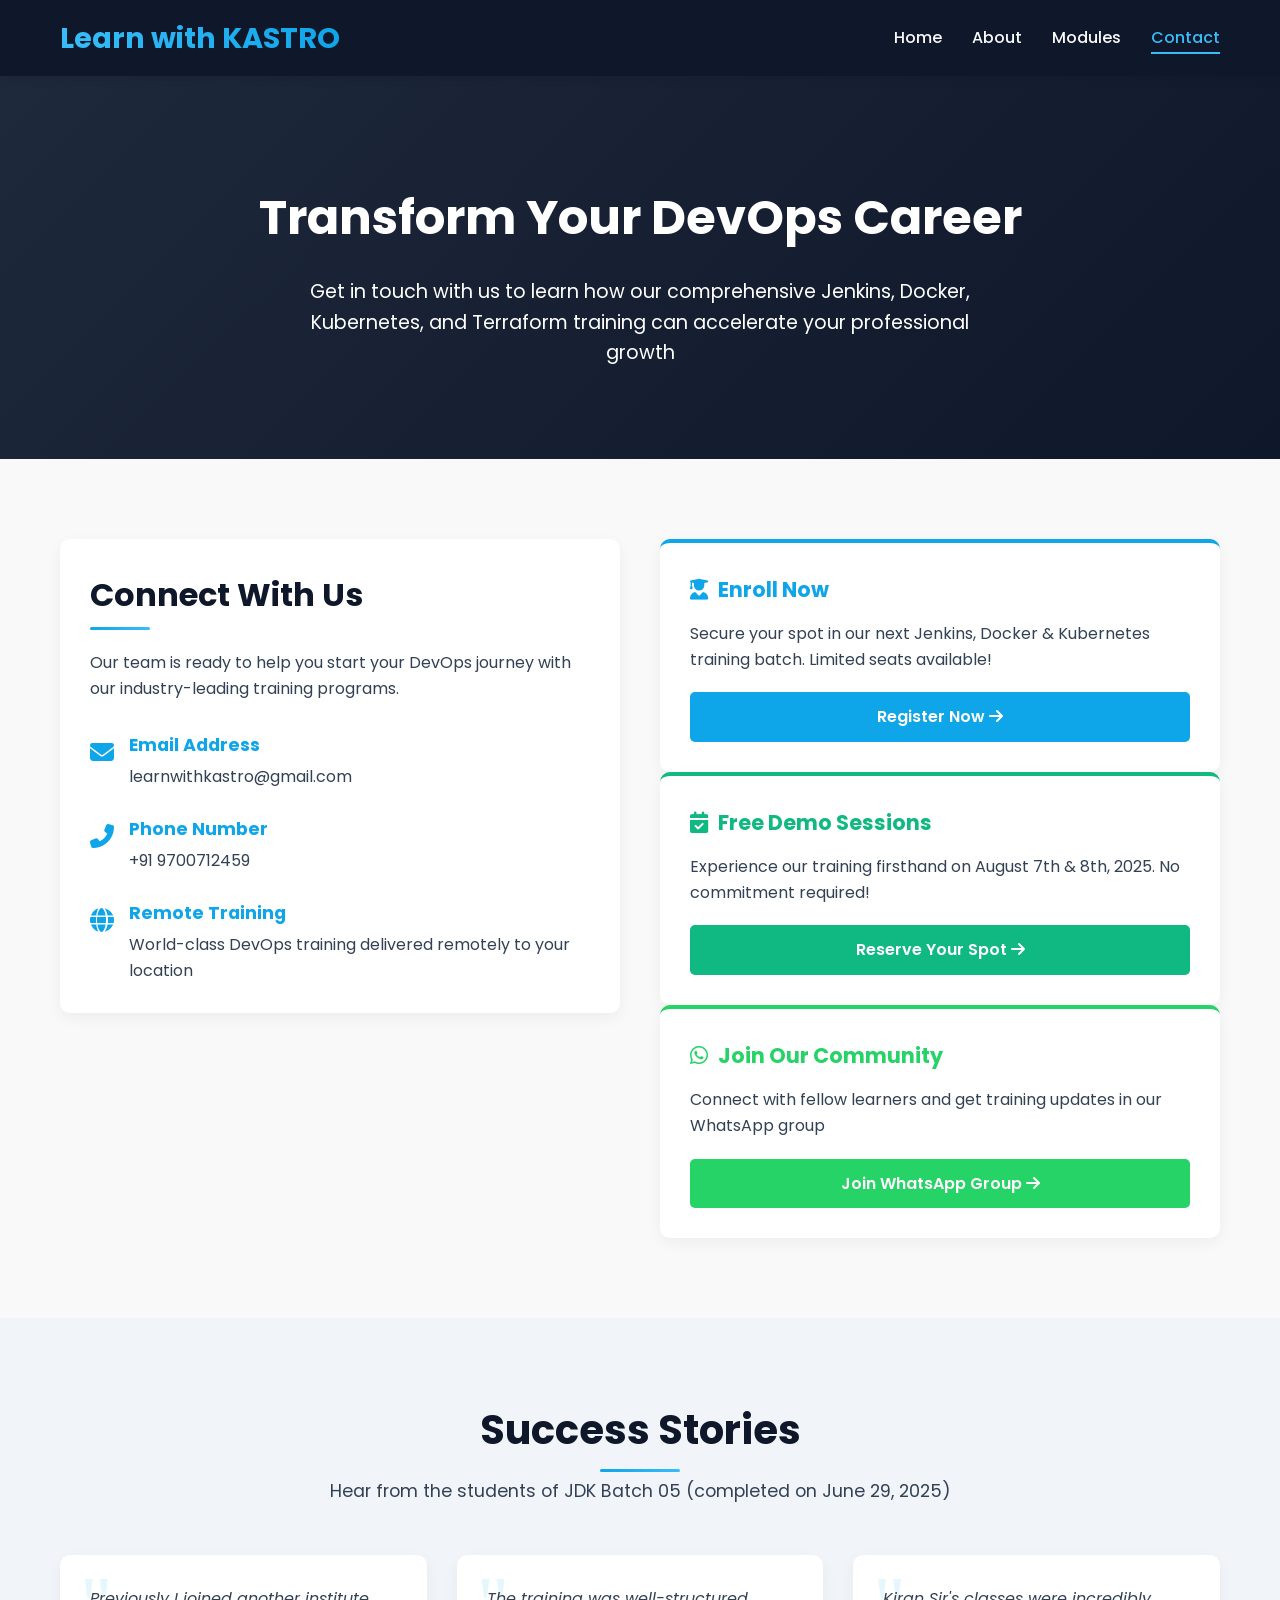
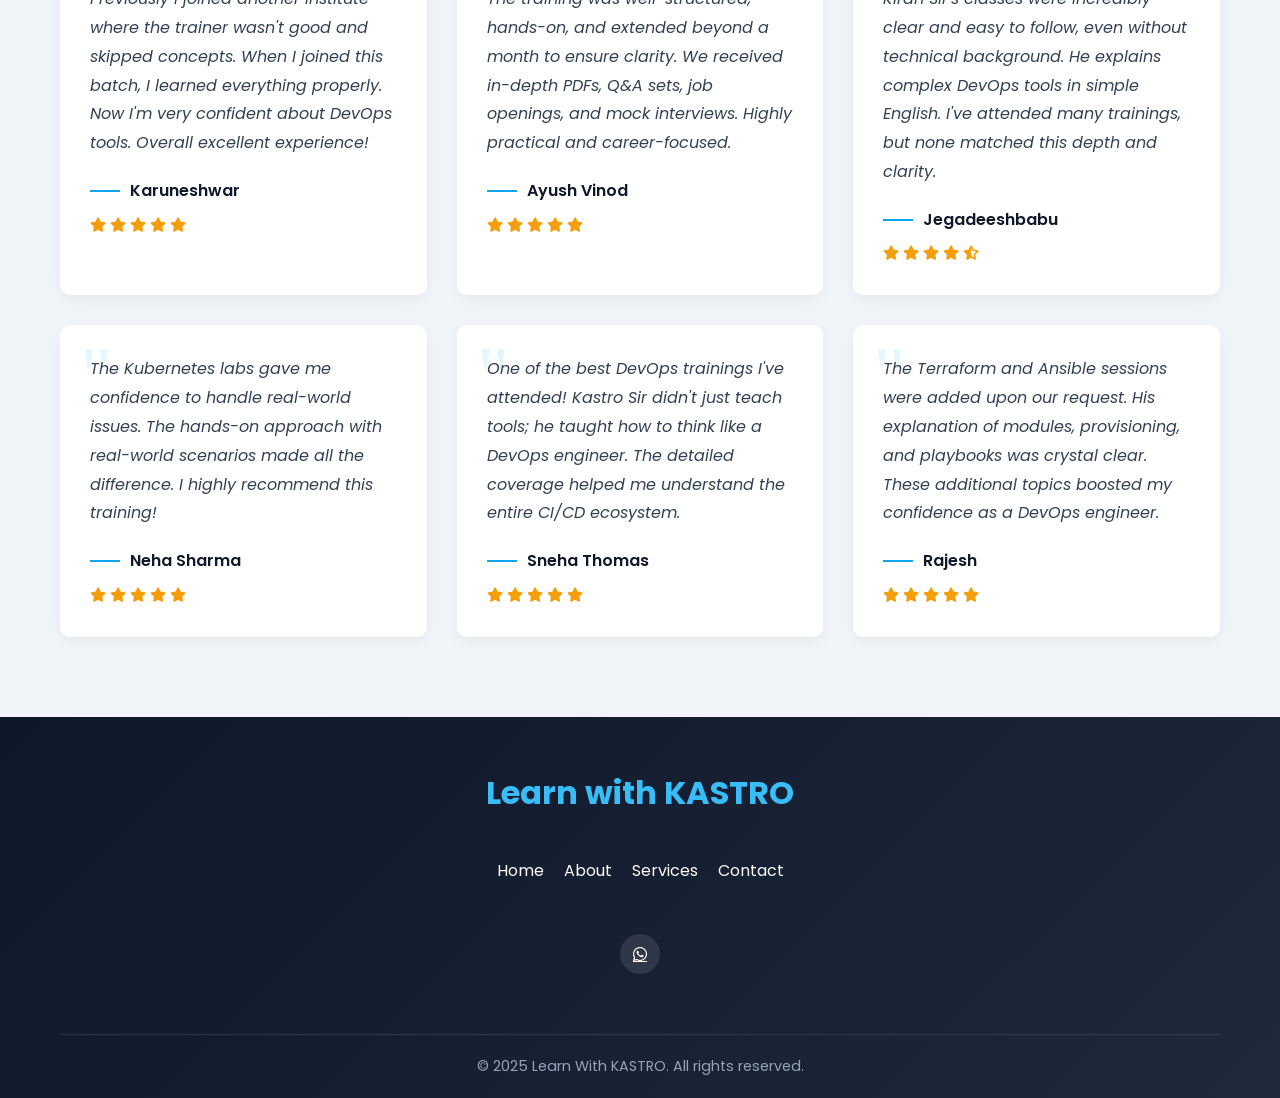
<file: contact.html>
<!DOCTYPE html>
<html lang="en">
<head>
  <meta charset="UTF-8" />
  <meta name="viewport" content="width=device-width, initial-scale=1.0"/>
  <title>Learn with KASTRO | DevOps Training</title>
  <link rel="stylesheet" href="https://cdnjs.cloudflare.com/ajax/libs/font-awesome/6.4.0/css/all.min.css" />
  <link href="https://fonts.googleapis.com/css2?family=Poppins:wght@300;400;500;600;700&display=swap" rel="stylesheet">
  <style>
    :root {
      --primary: #0ea5e9;
      --primary-dark: #0284c7;
      --secondary: #0f172a;
      --accent: #38bdf8;
      --light: #f8fafc;
      --gray: #94a3b8;
      --dark-gray: #334155;
      --success: #10b981;
      --whatsapp: #25D366;
      --whatsapp-dark: #128C7E;
    }
    
    * {
      margin: 0;
      padding: 0;
      box-sizing: border-box;
    }
    
    body {
      font-family: 'Poppins', sans-serif;
      background-color: #f9f9f9;
      color: var(--secondary);
      line-height: 1.6;
    }
    
    .container {
      max-width: 1200px;
      margin: 0 auto;
      padding: 0 20px;
    }
    
    /* Navbar */
    .navbar {
      background-color: var(--secondary);
      color: var(--light);
      padding: 15px 0;
      position: fixed;
      width: 100%;
      top: 0;
      z-index: 1000;
      box-shadow: 0 2px 10px rgba(0, 0, 0, 0.1);
      transition: all 0.3s ease;
    }
    
    .navbar.scrolled {
      padding: 10px 0;
      box-shadow: 0 4px 15px rgba(0, 0, 0, 0.15);
    }
    
    .nav-container {
      display: flex;
      justify-content: space-between;
      align-items: center;
    }
    
    .nav-logo h2 {
      margin: 0;
      color: var(--accent);
      font-size: 1.8rem;
      font-weight: 700;
      background: linear-gradient(to right, #38bdf8, #0ea5e9);
      -webkit-background-clip: text;
      -webkit-text-fill-color: transparent;
      transition: all 0.3s ease;
    }
    
    .nav-logo h2:hover {
      transform: scale(1.05);
    }
    
    .nav-menu {
      list-style: none;
      display: flex;
      gap: 30px;
    }
    
    .nav-item .nav-link {
      text-decoration: none;
      color: var(--light);
      font-weight: 500;
      position: relative;
      padding: 5px 0;
      transition: all 0.3s ease;
    }
    
    .nav-item .nav-link::after {
      content: '';
      position: absolute;
      width: 0;
      height: 2px;
      bottom: 0;
      left: 0;
      background-color: var(--accent);
      transition: width 0.3s ease;
    }
    
    .nav-item .nav-link:hover::after {
      width: 100%;
    }
    
    .nav-link.active {
      color: var(--accent);
    }
    
    .nav-link.active::after {
      width: 100%;
    }
    
    /* Hero Section */
    .page-header {
      background: linear-gradient(135deg, #1e293b 0%, #0f172a 100%);
      color: white;
      padding: 120px 20px 60px;
      text-align: center;
      position: relative;
      overflow: hidden;
      margin-top: 60px;
    }
    
    .page-header::before {
      content: '';
      position: absolute;
      top: 0;
      left: 0;
      width: 100%;
      height: 100%;
      background: url('https://images.unsplash.com/photo-1555066931-4365d14bab8c?ixlib=rb-4.0.3&ixid=M3wxMjA3fDB8MHxwaG90by1wYWdlfHx8fGVufDB8fHx8fA%3D%3D&auto=format&fit=crop&w=1470&q=80') center/cover no-repeat;
      opacity: 0.15;
    }
    
    .page-header h1 {
      font-size: 3rem;
      margin-bottom: 20px;
      position: relative;
      animation: fadeInDown 1s ease;
    }
    
    .page-header p {
      font-size: 1.2rem;
      max-width: 700px;
      margin: 0 auto 30px;
      position: relative;
      animation: fadeInUp 1s ease 0.3s forwards;
      opacity: 0;
    }
    
    /* Contact Section */
    .contact-content {
      padding: 80px 20px;
      position: relative;
    }
    
    .contact-grid {
      display: grid;
      grid-template-columns: repeat(auto-fit, minmax(300px, 1fr));
      gap: 40px;
      align-items: start;
    }
    
    .contact-info {
      position: relative;
      background: white;
      padding: 30px;
      border-radius: 10px;
      box-shadow: 0 5px 15px rgba(0, 0, 0, 0.05);
      transition: transform 0.3s ease, box-shadow 0.3s ease;
    }
    
    .contact-info:hover {
      transform: translateY(-5px);
      box-shadow: 0 10px 25px rgba(0, 0, 0, 0.1);
    }
    
    .contact-info h2 {
      color: var(--secondary);
      font-size: 2rem;
      margin-bottom: 20px;
      position: relative;
      padding-bottom: 10px;
    }
    
    .contact-info h2::after {
      content: '';
      position: absolute;
      bottom: 0;
      left: 0;
      width: 60px;
      height: 3px;
      background: linear-gradient(to right, var(--primary), var(--accent));
      border-radius: 3px;
    }
    
    .contact-info p {
      color: var(--dark-gray);
      margin-bottom: 30px;
    }
    
    .contact-details {
      display: flex;
      flex-direction: column;
      gap: 25px;
    }
    
    .contact-item {
      display: flex;
      gap: 15px;
    }
    
    .contact-icon {
      font-size: 1.5rem;
      color: var(--primary);
      margin-top: 3px;
    }
    
    .contact-text h3 {
      margin-bottom: 5px;
      color: var(--primary);
      font-size: 1.1rem;
    }
    
    .contact-text p {
      color: var(--dark-gray);
      margin: 0;
    }
    
    /* Action Cards */
    .action-card {
      background: white;
      padding: 30px;
      border-radius: 10px;
      box-shadow: 0 5px 15px rgba(0, 0, 0, 0.05);
      transition: all 0.3s ease;
      position: relative;
      overflow: hidden;
    }
    
    .action-card:hover {
      transform: translateY(-5px);
      box-shadow: 0 10px 25px rgba(0, 0, 0, 0.1);
    }
    
    .action-card.register {
      border-top: 4px solid var(--primary);
    }
    
    .action-card.demo {
      border-top: 4px solid var(--success);
    }
    
    .action-card.whatsapp {
      border-top: 4px solid var(--whatsapp);
    }
    
    .action-card h3 {
      font-size: 1.3rem;
      margin-bottom: 15px;
      display: flex;
      align-items: center;
      gap: 10px;
    }
    
    .action-card.register h3 {
      color: var(--primary);
    }
    
    .action-card.demo h3 {
      color: var(--success);
    }
    
    .action-card.whatsapp h3 {
      color: var(--whatsapp);
    }
    
    .action-card p {
      color: var(--dark-gray);
      margin-bottom: 20px;
    }
    
    /* Buttons */
    .btn {
      display: inline-block;
      padding: 12px 25px;
      border-radius: 5px;
      text-decoration: none;
      font-weight: 600;
      transition: all 0.3s ease;
      text-align: center;
      border: none;
      cursor: pointer;
      font-size: 1rem;
    }
    
    .btn-primary {
      background-color: var(--primary);
      color: white;
    }
    
    .btn-primary:hover {
      background-color: var(--primary-dark);
      transform: translateY(-2px);
      box-shadow: 0 5px 15px rgba(14, 165, 233, 0.3);
    }
    
    .btn-success {
      background-color: var(--success);
      color: white;
    }
    
    .btn-success:hover {
      background-color: #0d9e6f;
      transform: translateY(-2px);
      box-shadow: 0 5px 15px rgba(16, 185, 129, 0.3);
    }
    
    .btn-whatsapp {
      background-color: var(--whatsapp);
      color: white;
    }
    
    .btn-whatsapp:hover {
      background-color: var(--whatsapp-dark);
      transform: translateY(-2px);
      box-shadow: 0 5px 15px rgba(37, 211, 102, 0.3);
    }
    
    .btn-block {
      display: block;
      width: 100%;
    }
    
    /* Testimonials */
    .testimonials-section {
      background-color: #f1f5f9;
      padding: 80px 20px;
      position: relative;
    }
    
    .section-header {
      text-align: center;
      margin-bottom: 50px;
    }
    
    .section-header h2 {
      font-size: 2.5rem;
      color: var(--secondary);
      margin-bottom: 15px;
      position: relative;
      display: inline-block;
    }
    
    .section-header h2::after {
      content: '';
      position: absolute;
      bottom: -10px;
      left: 50%;
      transform: translateX(-50%);
      width: 80px;
      height: 3px;
      background: linear-gradient(to right, var(--primary), var(--accent));
      border-radius: 3px;
    }
    
    .section-header p {
      color: var(--dark-gray);
      max-width: 700px;
      margin: 0 auto;
      font-size: 1.1rem;
    }
    
    .testimonials-container {
      display: grid;
      grid-template-columns: repeat(auto-fill, minmax(350px, 1fr));
      gap: 30px;
    }
    
    .testimonial {
      background: white;
      border-radius: 10px;
      padding: 30px;
      box-shadow: 0 5px 15px rgba(0, 0, 0, 0.05);
      transition: all 0.3s ease;
      position: relative;
      overflow: hidden;
    }
    
    .testimonial:hover {
      transform: translateY(-10px);
      box-shadow: 0 15px 30px rgba(0, 0, 0, 0.1);
    }
    
    .testimonial::before {
      content: '"';
      position: absolute;
      top: 10px;
      left: 20px;
      font-size: 80px;
      color: rgba(14, 165, 233, 0.1);
      font-family: serif;
      line-height: 1;
    }
    
    .testimonial p {
      font-style: italic;
      color: var(--dark-gray);
      line-height: 1.8;
      position: relative;
      z-index: 1;
      margin-bottom: 20px;
    }
    
    .testimonial-name {
      font-weight: 600;
      color: var(--secondary);
      display: flex;
      align-items: center;
      gap: 10px;
    }
    
    .testimonial-name::before {
      content: '';
      display: inline-block;
      width: 30px;
      height: 2px;
      background-color: var(--primary);
    }
    
    .rating {
      color: #f59e0b;
      margin-top: 10px;
      font-size: 0.9rem;
    }
    
    /* Footer */
    .footer {
      background: linear-gradient(135deg, #0f172a 0%, #1e293b 100%);
      color: white;
      padding: 50px 0 20px;
      text-align: center;
    }
    
    .footer-content {
      display: flex;
      flex-direction: column;
      align-items: center;
      gap: 30px;
    }
    
    .footer-logo {
      font-size: 2rem;
      font-weight: 700;
      color: var(--accent);
      margin-bottom: 10px;
    }
    
    .footer-links {
      display: flex;
      gap: 20px;
      margin-bottom: 20px;
    }
    
    .footer-link {
      color: var(--light);
      text-decoration: none;
      transition: color 0.3s ease;
    }
    
    .footer-link:hover {
      color: var(--accent);
    }
    
    .social-links {
      display: flex;
      gap: 20px;
      margin-bottom: 30px;
    }
    
    .social-link {
      display: flex;
      align-items: center;
      justify-content: center;
      width: 40px;
      height: 40px;
      border-radius: 50%;
      background-color: rgba(255, 255, 255, 0.1);
      color: white;
      transition: all 0.3s ease;
    }
    
    .social-link:hover {
      background-color: var(--accent);
      transform: translateY(-3px);
    }
    
    .copyright {
      color: var(--gray);
      font-size: 0.9rem;
      padding-top: 20px;
      border-top: 1px solid rgba(255, 255, 255, 0.1);
      width: 100%;
    }
    
    /* Animations */
    @keyframes fadeInDown {
      from {
        opacity: 0;
        transform: translateY(-30px);
      }
      to {
        opacity: 1;
        transform: translateY(0);
      }
    }
    
    @keyframes fadeInUp {
      from {
        opacity: 0;
        transform: translateY(30px);
      }
      to {
        opacity: 1;
        transform: translateY(0);
      }
    }
    
    @keyframes pulse {
      0% {
        transform: scale(1);
      }
      50% {
        transform: scale(1.05);
      }
      100% {
        transform: scale(1);
      }
    }
    
    .pulse {
      animation: pulse 2s infinite;
    }
    
    /* Responsive */
    @media (max-width: 768px) {
      .nav-container {
        flex-direction: column;
        gap: 15px;
      }
      
      .nav-menu {
        gap: 15px;
      }
      
      .page-header h1 {
        font-size: 2.2rem;
      }
      
      .page-header p {
        font-size: 1rem;
      }
      
      .section-header h2 {
        font-size: 2rem;
      }
      
      .testimonials-container {
        grid-template-columns: 1fr;
      }
    }
  </style>
</head>
<body>
  <!-- Navbar -->
  <nav class="navbar">
    <div class="container nav-container">
      <div class="nav-logo">
        <h2>Learn with KASTRO</h2>
      </div>
      <ul class="nav-menu">
        <li class="nav-item"><a href="/" class="nav-link">Home</a></li>
        <li class="nav-item"><a href="/about" class="nav-link">About</a></li>
        <li class="nav-item"><a href="/services" class="nav-link">Modules</a></li>
        <li class="nav-item"><a href="/contact" class="nav-link active">Contact</a></li>
      </ul>
    </div>
  </nav>

  <!-- Hero Section -->
  <section class="page-header">
    <div class="container">
      <h1>Transform Your DevOps Career</h1>
      <p>Get in touch with us to learn how our comprehensive Jenkins, Docker, Kubernetes, and Terraform training can accelerate your professional growth</p>
    </div>
  </section>

  <!-- Contact Section -->
  <section class="contact-content">
    <div class="container">
      <div class="contact-grid">
        <div class="contact-info">
          <h2>Connect With Us</h2>
          <p>Our team is ready to help you start your DevOps journey with our industry-leading training programs.</p>
          
          <div class="contact-details">
            <div class="contact-item">
              <div class="contact-icon">
                <i class="fas fa-envelope"></i>
              </div>
              <div class="contact-text">
                <h3>Email Address</h3>
                <p>learnwithkastro@gmail.com</p>
              </div>
            </div>
            
            <div class="contact-item">
              <div class="contact-icon">
                <i class="fas fa-phone-alt"></i>
              </div>
              <div class="contact-text">
                <h3>Phone Number</h3>
                <p>+91 9700712459</p>
              </div>
            </div>
            
            <div class="contact-item">
              <div class="contact-icon">
                <i class="fas fa-globe"></i>
              </div>
              <div class="contact-text">
                <h3>Remote Training</h3>
                <p>World-class DevOps training delivered remotely to your location</p>
              </div>
            </div>
          </div>
        </div>
        
        <div class="action-cards">
          <div class="action-card register">
            <h3><i class="fas fa-user-graduate"></i> Enroll Now</h3>
            <p>Secure your spot in our next Jenkins, Docker & Kubernetes training batch. Limited seats available!</p>
            <a href="https://forms.gle/Xm88dhmdmxuWzJ4Q8" class="btn btn-primary btn-block" target="_blank">
              Register Now <i class="fas fa-arrow-right"></i>
            </a>
          </div>
          
          <div class="action-card demo">
            <h3><i class="fas fa-calendar-check"></i> Free Demo Sessions</h3>
            <p>Experience our training firsthand on August 7th & 8th, 2025. No commitment required!</p>
            <a href="https://forms.gle/Xm88dhmdmxuWzJ4Q8" class="btn btn-success btn-block" target="_blank">
              Reserve Your Spot <i class="fas fa-arrow-right"></i>
            </a>
          </div>
          
          <div class="action-card whatsapp">
            <h3><i class="fab fa-whatsapp"></i> Join Our Community</h3>
            <p>Connect with fellow learners and get training updates in our WhatsApp group</p>
            <a href="https://chat.whatsapp.com/KHytOyn3azy3c7LvYhvYmE" class="btn btn-whatsapp btn-block pulse" target="_blank">
              Join WhatsApp Group <i class="fas fa-arrow-right"></i>
            </a>
          </div>
        </div>
      </div>
    </div>
  </section>

  <!-- Testimonials -->
  <section class="testimonials-section">
    <div class="container">
      <div class="section-header">
        <h2>Success Stories</h2>
        <p>Hear from the students of JDK Batch 05 (completed on June 29, 2025)</p>
      </div>
      
      <div class="testimonials-container">
        <div class="testimonial">
          <p>Previously I joined another institute where the trainer wasn't good and skipped concepts. When I joined this batch, I learned everything properly. Now I'm very confident about DevOps tools. Overall excellent experience!</p>
          <div class="testimonial-name">Karuneshwar</div>
          <div class="rating">
            <i class="fas fa-star"></i>
            <i class="fas fa-star"></i>
            <i class="fas fa-star"></i>
            <i class="fas fa-star"></i>
            <i class="fas fa-star"></i>
          </div>
        </div>
        
        <div class="testimonial">
          <p>The training was well-structured, hands-on, and extended beyond a month to ensure clarity. We received in-depth PDFs, Q&A sets, job openings, and mock interviews. Highly practical and career-focused.</p>
          <div class="testimonial-name">Ayush Vinod</div>
          <div class="rating">
            <i class="fas fa-star"></i>
            <i class="fas fa-star"></i>
            <i class="fas fa-star"></i>
            <i class="fas fa-star"></i>
            <i class="fas fa-star"></i>
          </div>
        </div>
        
        <div class="testimonial">
          <p>Kiran Sir's classes were incredibly clear and easy to follow, even without technical background. He explains complex DevOps tools in simple English. I've attended many trainings, but none matched this depth and clarity.</p>
          <div class="testimonial-name">Jegadeeshbabu</div>
          <div class="rating">
            <i class="fas fa-star"></i>
            <i class="fas fa-star"></i>
            <i class="fas fa-star"></i>
            <i class="fas fa-star"></i>
            <i class="fas fa-star-half-alt"></i>
          </div>
        </div>
        
        <div class="testimonial">
          <p>The Kubernetes labs gave me confidence to handle real-world issues. The hands-on approach with real-world scenarios made all the difference. I highly recommend this training!</p>
          <div class="testimonial-name">Neha Sharma</div>
          <div class="rating">
            <i class="fas fa-star"></i>
            <i class="fas fa-star"></i>
            <i class="fas fa-star"></i>
            <i class="fas fa-star"></i>
            <i class="fas fa-star"></i>
          </div>
        </div>
        
        <div class="testimonial">
          <p>One of the best DevOps trainings I've attended! Kastro Sir didn't just teach tools; he taught how to think like a DevOps engineer. The detailed coverage helped me understand the entire CI/CD ecosystem.</p>
          <div class="testimonial-name">Sneha Thomas</div>
          <div class="rating">
            <i class="fas fa-star"></i>
            <i class="fas fa-star"></i>
            <i class="fas fa-star"></i>
            <i class="fas fa-star"></i>
            <i class="fas fa-star"></i>
          </div>
        </div>
        
        <div class="testimonial">
          <p>The Terraform and Ansible sessions were added upon our request. His explanation of modules, provisioning, and playbooks was crystal clear. These additional topics boosted my confidence as a DevOps engineer.</p>
          <div class="testimonial-name">Rajesh</div>
          <div class="rating">
            <i class="fas fa-star"></i>
            <i class="fas fa-star"></i>
            <i class="fas fa-star"></i>
            <i class="fas fa-star"></i>
            <i class="fas fa-star"></i>
          </div>
        </div>
      </div>
    </div>
  </section>

  <!-- Footer -->
  <footer class="footer">
    <div class="container">
      <div class="footer-content">
        <div class="footer-logo">Learn with KASTRO</div>
        
        <div class="footer-links">
          <a href="/" class="footer-link">Home</a>
          <a href="/about" class="footer-link">About</a>
          <a href="/services" class="footer-link">Services</a>
          <a href="/contact" class="footer-link">Contact</a>
        </div>
        
        <div class="social-links">
          <a href="https://chat.whatsapp.com/KHytOyn3azy3c7LvYhvYmE" class="social-link" target="_blank"><i class="fab fa-whatsapp"></i></a>
        </div>
        
        <div class="copyright">
          &copy; 2025 Learn With KASTRO. All rights reserved.
        </div>
      </div>
    </div>
  </footer>

  <script>
    // Navbar scroll effect
    window.addEventListener('scroll', function() {
      const navbar = document.querySelector('.navbar');
      if (window.scrollY > 50) {
        navbar.classList.add('scrolled');
      } else {
        navbar.classList.remove('scrolled');
      }
    });
    
    // Animation on scroll
    document.addEventListener('DOMContentLoaded', function() {
      const testimonials = document.querySelectorAll('.testimonial');
      
      const observer = new IntersectionObserver((entries) => {
        entries.forEach(entry => {
          if (entry.isIntersecting) {
            entry.target.style.opacity = 1;
            entry.target.style.transform = 'translateY(0)';
          }
        });
      }, { threshold: 0.1 });
      
      testimonials.forEach(testimonial => {
        testimonial.style.opacity = 0;
        testimonial.style.transform = 'translateY(20px)';
        testimonial.style.transition = 'all 0.6s ease';
        observer.observe(testimonial);
      });
    });
  </script>
</body>
</html>
</file>
